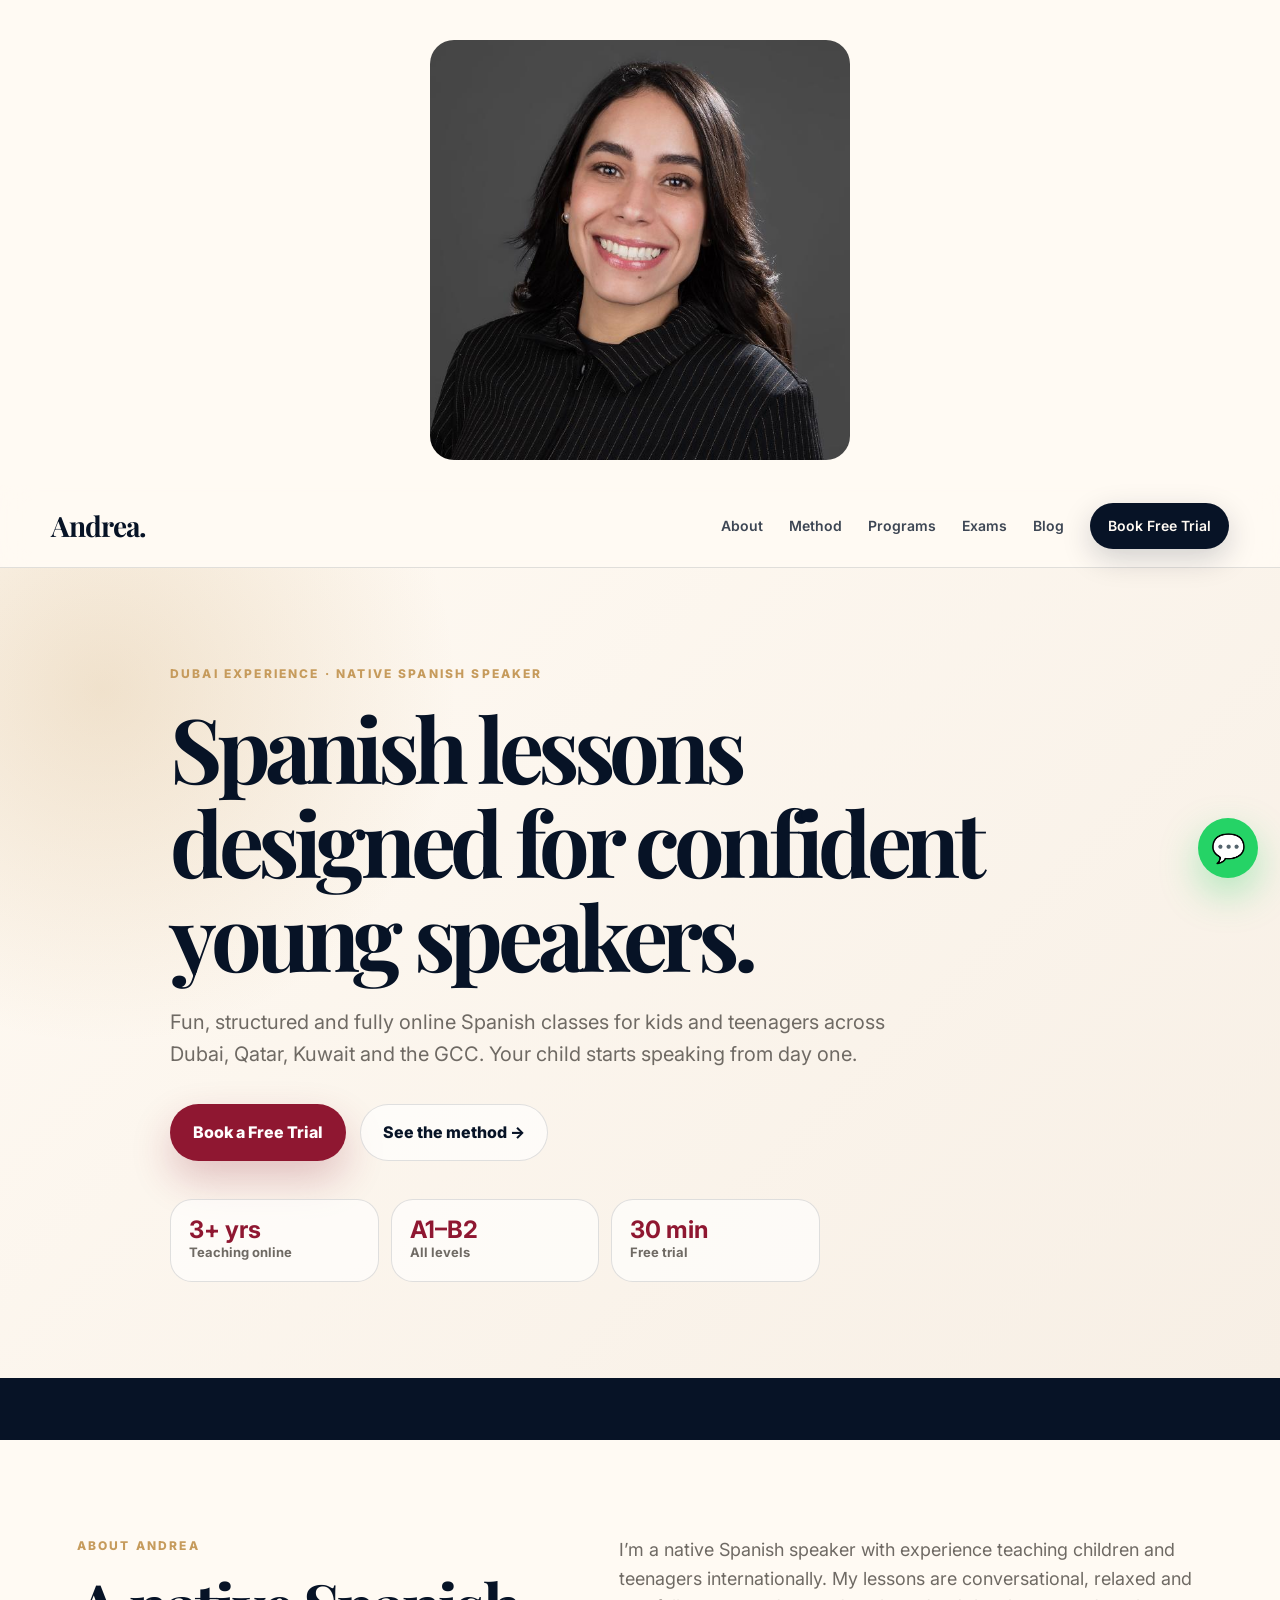
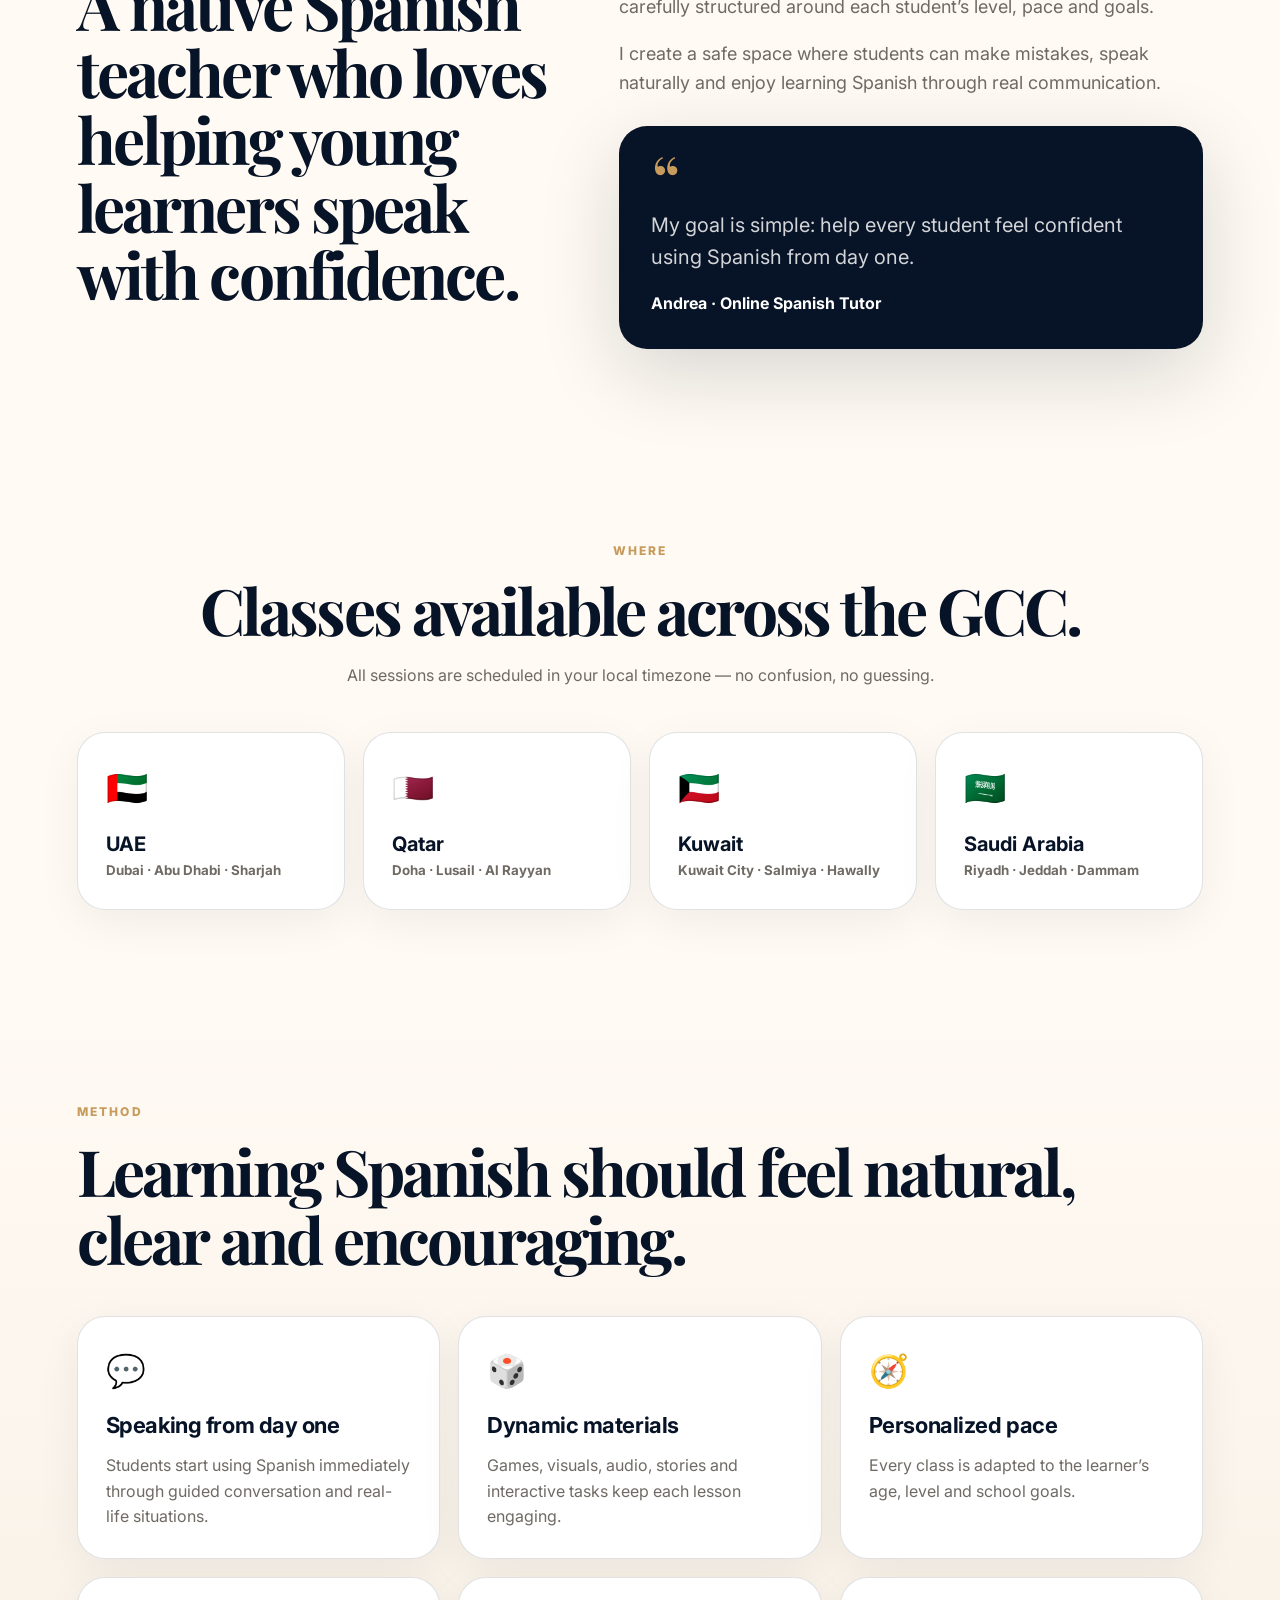
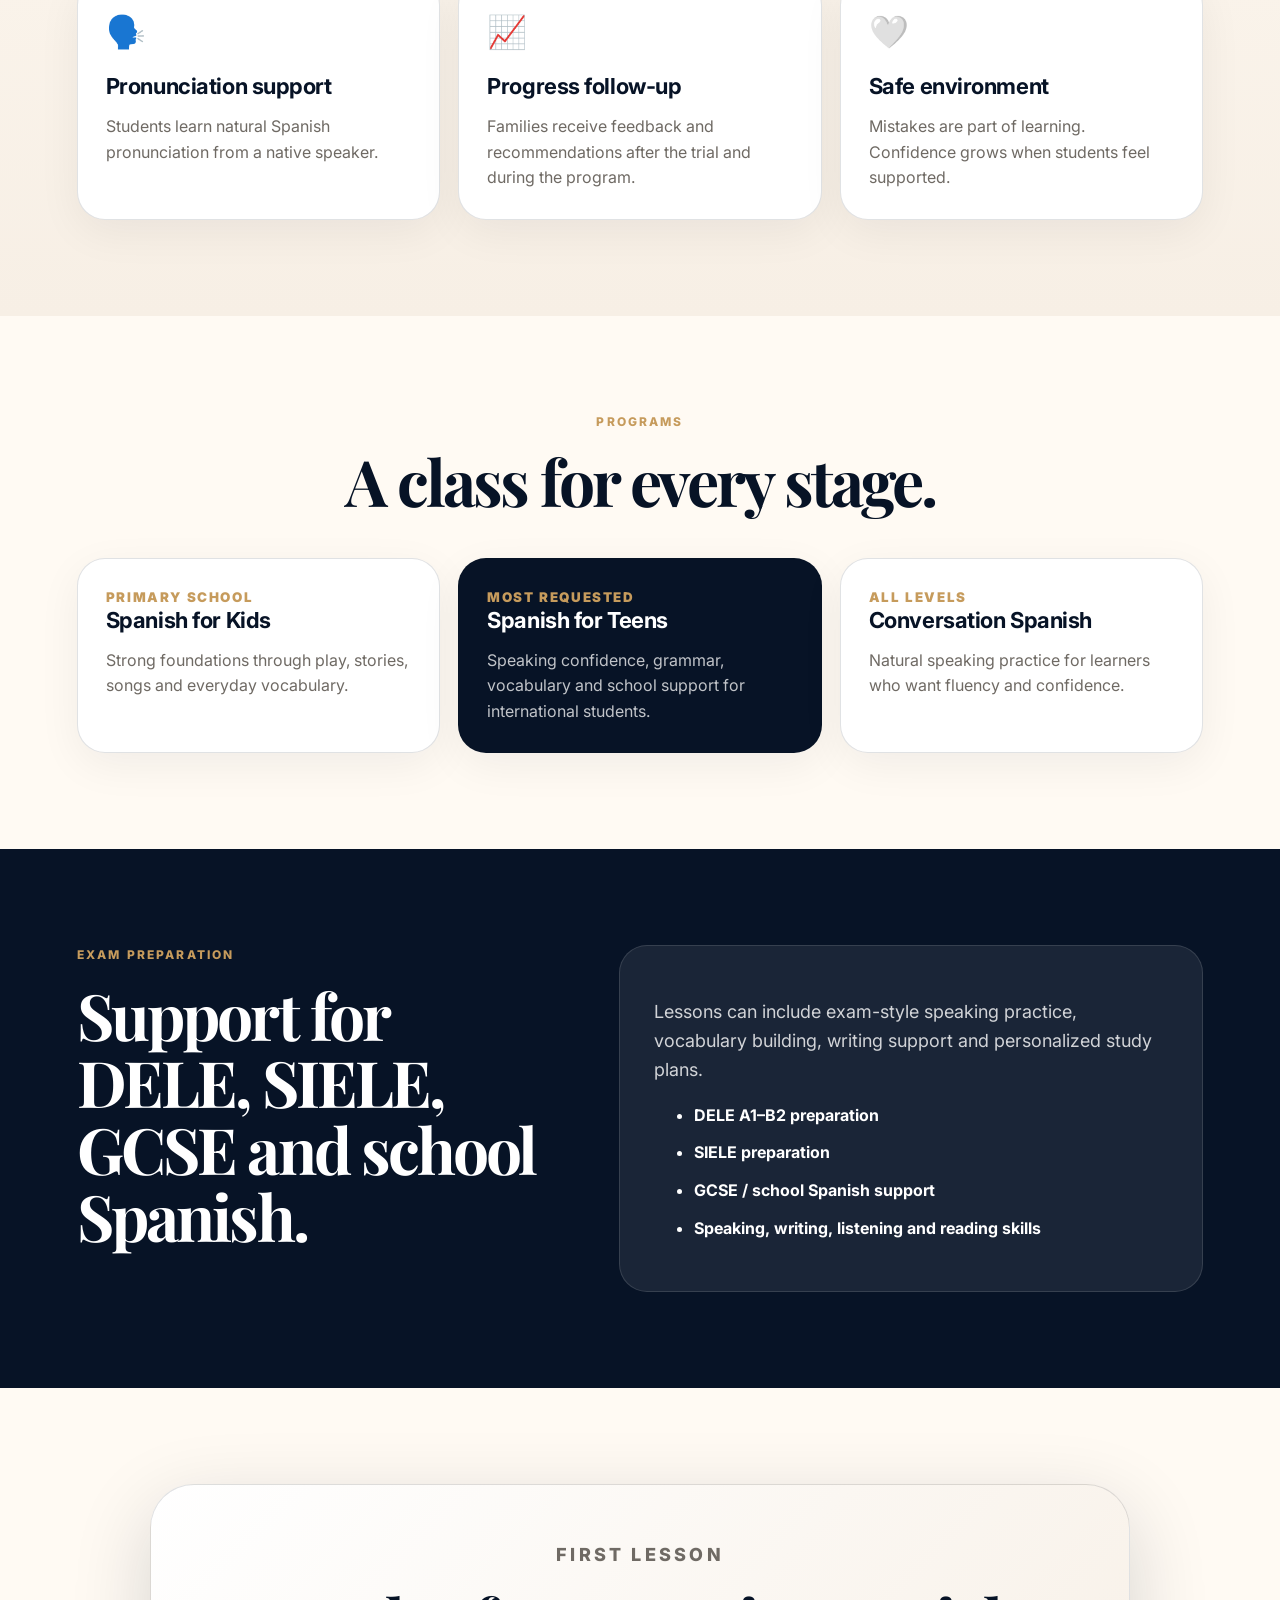
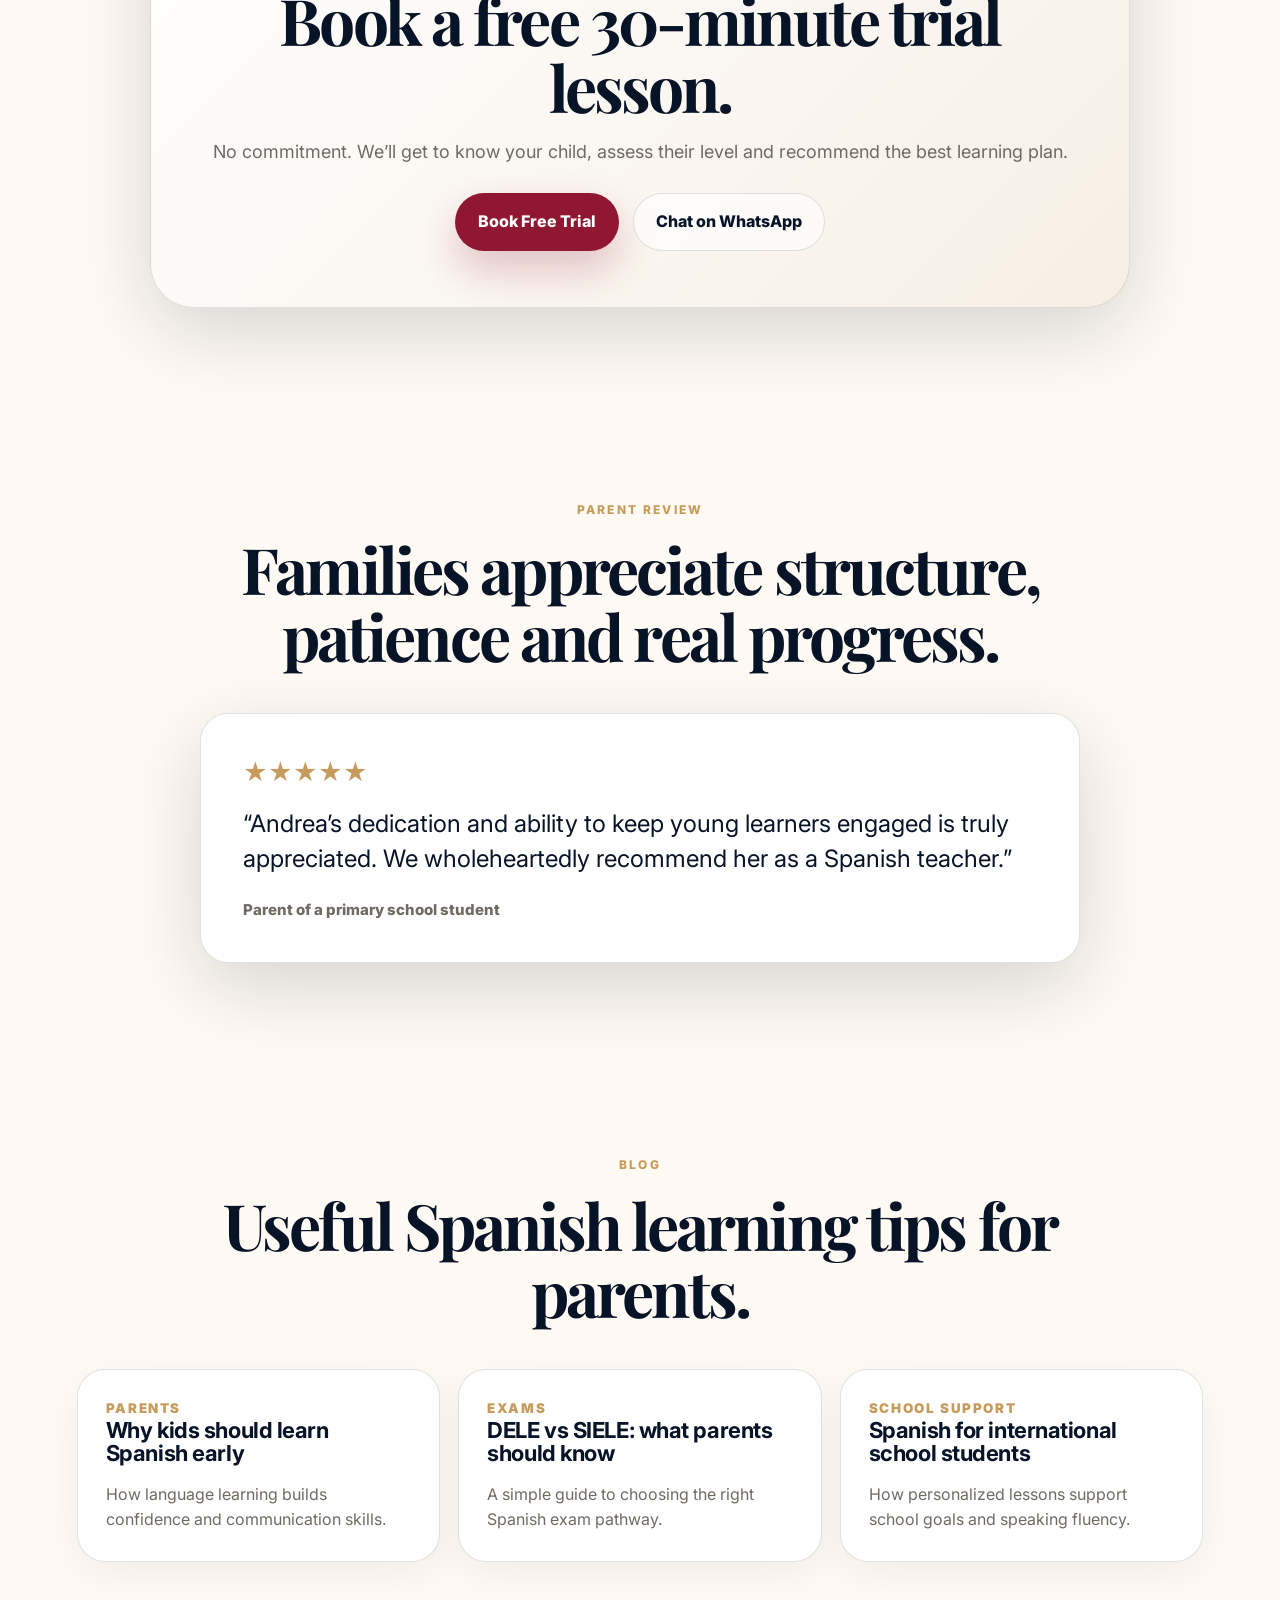
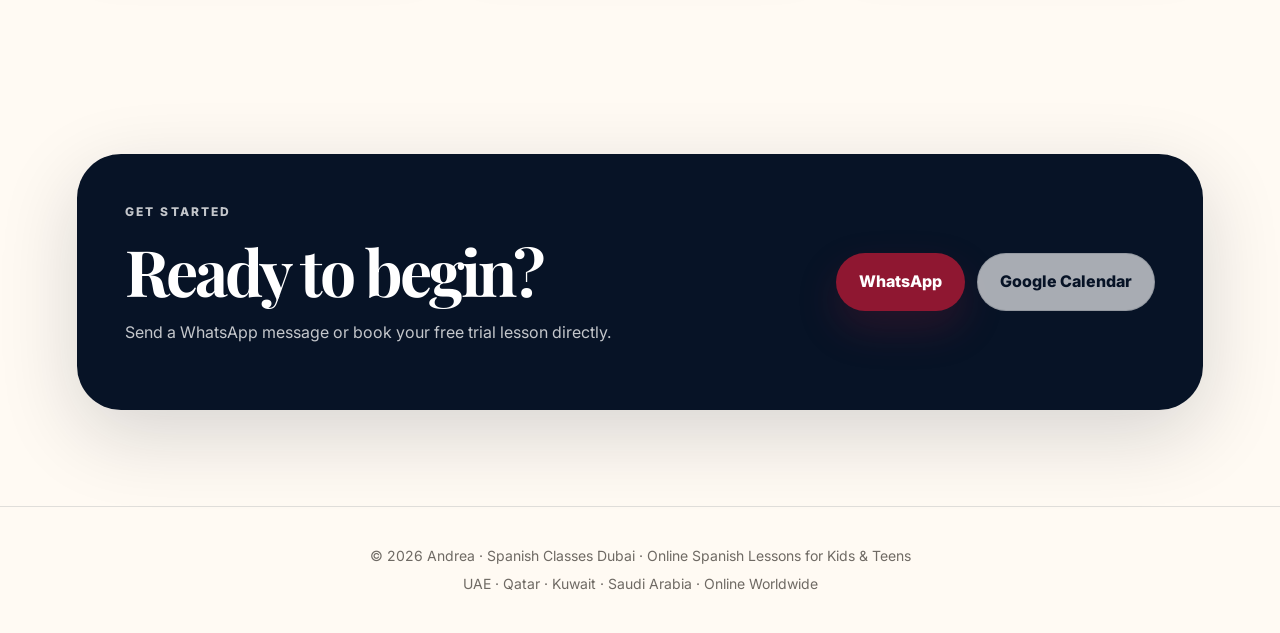
<file: index.html>
<div class="hero-photo">
    <img src="andrea.png" alt="Andrea - Spanish Teacher">
</div>
<!DOCTYPE html>
<html lang="en">
<head>
    <!-- Google tag (gtag.js) -->
<script async src="https://www.googletagmanager.com/gtag/js?id=AW-18488445033"></script>
<script>
  window.dataLayer = window.dataLayer || [];
  function gtag(){dataLayer.push(arguments);}
  gtag('js', new Date());

  gtag('config', 'AW-18488445033');
</script>
    <!-- Event snippet for Reservar cita conversion page
In your html page, add the snippet and call gtag_report_conversion when someone clicks on the chosen link or button. -->
<script>
function gtag_report_conversion(url) {
  var callback = function () {
    if (typeof(url) != 'undefined') {
      window.location = url;
    }
  };
  gtag('event', 'conversion', {
      'send_to': 'AW-18488445033/FP73COOEuo0dEOmQ_e9E',
      'value': 1.0,
      'currency': 'CLP',
      'event_callback': callback
  });
  return false;
}
</script>
  <meta charset="UTF-8" />
  <meta name="viewport" content="width=device-width, initial-scale=1.0" />
  <title>Spanish Classes Dubai | Online Spanish Lessons for Kids & Teens</title>
  <meta name="description" content="Personalized online Spanish lessons for kids and teens with Andrea, a native Spanish teacher. Free trial lesson, DELE and SIELE preparation, and flexible scheduling for families in the GCC." />
  <meta name="theme-color" content="#071326" />
  <link rel="preconnect" href="https://fonts.googleapis.com">
  <link rel="preconnect" href="https://fonts.gstatic.com" crossorigin>
  <link href="https://fonts.googleapis.com/css2?family=Inter:wght@400;500;600;700;800&family=Playfair+Display:wght@600;700&display=swap" rel="stylesheet">
  <link rel="stylesheet" href="styles.css" />
</head>
<body>
  <header class="site-header">
    <a class="logo" href="#top" aria-label="Spanish Classes Dubai home">
      <span>Andrea.</span>
    </a>
    <nav class="nav" aria-label="Main navigation">
      <a href="#about">About</a>
      <a href="#method">Method</a>
      <a href="#programs">Programs</a>
      <a href="#exams">Exams</a>
      <a href="#blog">Blog</a>
      <a class="nav-cta" href="https://wa.me/971581565619" target="_blank" rel="noopener">Book Free Trial</a>
    </nav>
    <button class="menu-btn" aria-label="Open menu">☰</button>
  </header>

  <main id="top">
    <section class="hero section-pad">
      <div class="hero-copy reveal">
        <p class="eyebrow">Dubai Experience · Native Spanish Speaker</p>
        <h1>Spanish lessons designed for confident young speakers.</h1>
        <p class="hero-text">Fun, structured and fully online Spanish classes for kids and teenagers across Dubai, Qatar, Kuwait and the GCC. Your child starts speaking from day one.</p>
        <div class="hero-actions">
          <a class="btn primary" href="https://calendar.app.google/3cwLbx3p3MCGocRLA" target="_blank" rel="noopener">Book a Free Trial</a>
          <a class="btn secondary" href="#method">See the method →</a>
        </div>
        <div class="stats" aria-label="Teaching highlights">
          <div><strong>3+ yrs</strong><span>Teaching online</span></div>
          <div><strong>A1–B2</strong><span>All levels</span></div>
          <div><strong>30 min</strong><span>Free trial</span></div>
        </div>
      </div>

    </section>

    <section class="ticker" aria-label="Features">
      <div>
        <span>Online Classes</span><span>Native Spanish Teacher</span><span>Kids & Teens Specialist</span><span>Free Trial Lesson</span><span>DELE & SIELE Prep</span><span>Google Meet · Zoom · Teams</span>
      </div>
    </section>

    <section id="about" class="about section-pad grid-two">
      <div class="section-title reveal">
        <p class="eyebrow">About Andrea</p>
        <h2>A native Spanish teacher who loves helping young learners speak with confidence.</h2>
      </div>
      <div class="about-text reveal delay-1">
        <p>I’m a native Spanish speaker with experience teaching children and teenagers internationally. My lessons are conversational, relaxed and carefully structured around each student’s level, pace and goals.</p>
        <p>I create a safe space where students can make mistakes, speak naturally and enjoy learning Spanish through real communication.</p>
        <div class="signature-card">
          <span>“</span>
          <p>My goal is simple: help every student feel confident using Spanish from day one.</p>
          <strong>Andrea · Online Spanish Tutor</strong>
        </div>
      </div>
    </section>

    <section class="regions section-pad">
      <div class="section-title centered reveal">
        <p class="eyebrow">Where</p>
        <h2>Classes available across the GCC.</h2>
        <p>All sessions are scheduled in your local timezone — no confusion, no guessing.</p>
      </div>
      <div class="region-grid reveal delay-1">
        <article><span>🇦🇪</span><strong>UAE</strong><small>Dubai · Abu Dhabi · Sharjah</small></article>
        <article><span>🇶🇦</span><strong>Qatar</strong><small>Doha · Lusail · Al Rayyan</small></article>
        <article><span>🇰🇼</span><strong>Kuwait</strong><small>Kuwait City · Salmiya · Hawally</small></article>
        <article><span>🇸🇦</span><strong>Saudi Arabia</strong><small>Riyadh · Jeddah · Dammam</small></article>
      </div>
    </section>

    <section id="method" class="method section-pad">
      <div class="section-title reveal">
        <p class="eyebrow">Method</p>
        <h2>Learning Spanish should feel natural, clear and encouraging.</h2>
      </div>
      <div class="method-grid">
        <article class="reveal"><span>💬</span><h3>Speaking from day one</h3><p>Students start using Spanish immediately through guided conversation and real-life situations.</p></article>
        <article class="reveal delay-1"><span>🎲</span><h3>Dynamic materials</h3><p>Games, visuals, audio, stories and interactive tasks keep each lesson engaging.</p></article>
        <article class="reveal delay-2"><span>🧭</span><h3>Personalized pace</h3><p>Every class is adapted to the learner’s age, level and school goals.</p></article>
        <article class="reveal"><span>🗣️</span><h3>Pronunciation support</h3><p>Students learn natural Spanish pronunciation from a native speaker.</p></article>
        <article class="reveal delay-1"><span>📈</span><h3>Progress follow-up</h3><p>Families receive feedback and recommendations after the trial and during the program.</p></article>
        <article class="reveal delay-2"><span>🤍</span><h3>Safe environment</h3><p>Mistakes are part of learning. Confidence grows when students feel supported.</p></article>
      </div>
    </section>

    <section id="programs" class="programs section-pad">
      <div class="section-title centered reveal">
        <p class="eyebrow">Programs</p>
        <h2>A class for every stage.</h2>
      </div>
      <div class="program-grid">
        <article class="program-card reveal"><small>Primary School</small><h3>Spanish for Kids</h3><p>Strong foundations through play, stories, songs and everyday vocabulary.</p></article>
        <article class="program-card reveal delay-1 featured"><small>Most requested</small><h3>Spanish for Teens</h3><p>Speaking confidence, grammar, vocabulary and school support for international students.</p></article>
        <article class="program-card reveal delay-2"><small>All levels</small><h3>Conversation Spanish</h3><p>Natural speaking practice for learners who want fluency and confidence.</p></article>
      </div>
    </section>

    <section id="exams" class="exams section-pad grid-two">
      <div class="section-title reveal">
        <p class="eyebrow">Exam preparation</p>
        <h2>Support for DELE, SIELE, GCSE and school Spanish.</h2>
      </div>
      <div class="exam-box reveal delay-1">
        <p>Lessons can include exam-style speaking practice, vocabulary building, writing support and personalized study plans.</p>
        <ul>
          <li>DELE A1–B2 preparation</li>
          <li>SIELE preparation</li>
          <li>GCSE / school Spanish support</li>
          <li>Speaking, writing, listening and reading skills</li>
        </ul>
      </div>
    </section>

    <section class="trial section-pad">
      <div class="trial-card reveal">
        <p class="eyebrow">First lesson</p>
        <h2>Book a free 30-minute trial lesson.</h2>
        <p>No commitment. We’ll get to know your child, assess their level and recommend the best learning plan.</p>
        <div class="hero-actions centered-actions">
<a class="btn primary" href="https://calendar.app.google/3cwLbx3p3MCGocRLA" target="_blank" rel="noopener" onclick="gtag_report_conversion(this.href); return false;">Book Free Trial</a>
            <a class="btn secondary" href="https://wa.me/971581565619" target="_blank" rel="noopener">Chat on WhatsApp</a>
        </div>
      </div>
    </section>

    <section class="reviews section-pad">
      <div class="section-title centered reveal">
        <p class="eyebrow">Parent review</p>
        <h2>Families appreciate structure, patience and real progress.</h2>
      </div>
      <blockquote class="review-card reveal delay-1">
        <span>★★★★★</span>
        “Andrea’s dedication and ability to keep young learners engaged is truly appreciated. We wholeheartedly recommend her as a Spanish teacher.”
        <cite>Parent of a primary school student</cite>
      </blockquote>
    </section>

    <section id="blog" class="blog section-pad">
      <div class="section-title centered reveal">
        <p class="eyebrow">Blog</p>
        <h2>Useful Spanish learning tips for parents.</h2>
      </div>
      <div class="blog-grid">
        <a class="blog-card reveal" href="blog/why-kids-learn-spanish.html"><small>Parents</small><h3>Why kids should learn Spanish early</h3><p>How language learning builds confidence and communication skills.</p></a>
        <a class="blog-card reveal delay-1" href="blog/dele-vs-siele.html"><small>Exams</small><h3>DELE vs SIELE: what parents should know</h3><p>A simple guide to choosing the right Spanish exam pathway.</p></a>
        <a class="blog-card reveal delay-2" href="blog/spanish-for-international-students.html"><small>School support</small><h3>Spanish for international school students</h3><p>How personalized lessons support school goals and speaking fluency.</p></a>
      </div>
    </section>

    <section id="contact" class="contact section-pad">
      <div class="contact-card reveal">
        <div>
          <p class="eyebrow">Get started</p>
          <h2>Ready to begin?</h2>
          <p>Send a WhatsApp message or book your free trial lesson directly.</p>
        </div>
        <div class="contact-actions">
          <a class="btn primary" href="https://wa.me/971581565619" target="_blank" rel="noopener">WhatsApp</a>
          <a class="btn secondary" href="https://calendar.app.google/3cwLbx3p3MCGocRLA" target="_blank" rel="noopener">Google Calendar</a>
        </div>
      </div>
    </section>
  </main>

  <a class="whatsapp-float" href="https://wa.me/971581565619" target="_blank" rel="noopener" aria-label="Chat on WhatsApp">💬</a>

  <footer class="footer">
    <p>© 2026 Andrea · Spanish Classes Dubai · Online Spanish Lessons for Kids & Teens</p>
    <p>UAE · Qatar · Kuwait · Saudi Arabia · Online Worldwide</p>
  </footer>

  <script src="script.js"></script>
</body>
</html>
</file>
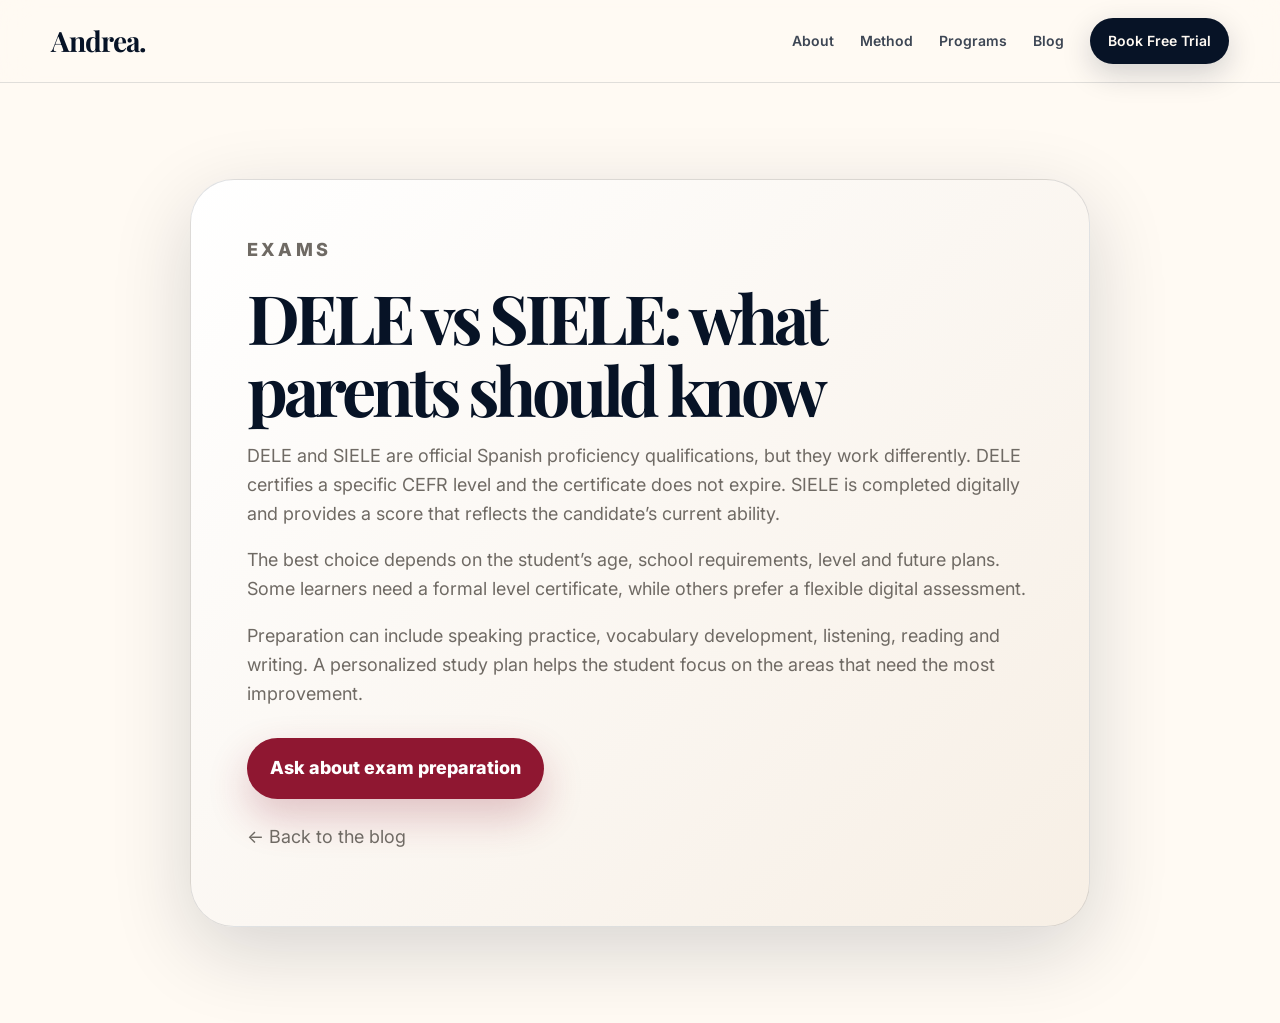
<file: dele-vs-siele.html>
<!DOCTYPE html>
<html lang="en">
<head>
  <meta charset="UTF-8">
  <meta name="viewport" content="width=device-width, initial-scale=1.0">
  <title>DELE vs SIELE: what parents should know | Spanish Classes Dubai</title>
  <meta name="description" content="DELE and SIELE are official Spanish proficiency qualifications, but they work differently. DELE certifies a specific CEFR level and the certificate does not expire. SIELE is completed digitally and provides a score that reflects the candidate’s current ability.">
  <link rel="preconnect" href="https://fonts.googleapis.com">
  <link rel="preconnect" href="https://fonts.gstatic.com" crossorigin>
  <link href="https://fonts.googleapis.com/css2?family=Inter:wght@400;500;600;700;800&family=Playfair+Display:wght@600;700&display=swap" rel="stylesheet">
  <link rel="stylesheet" href="../styles.css">
</head>
<body>
<header class="site-header">
  <a class="logo" href="../index.html"><span>Andrea.</span></a>
  <nav class="nav">
    <a href="../index.html#about">About</a>
    <a href="../index.html#method">Method</a>
    <a href="../index.html#programs">Programs</a>
    <a href="../index.html#blog">Blog</a>
    <a href="../index.html#contact" class="nav-cta">Book Free Trial</a>
  </nav>
</header>
<main class="section-pad">
  <article class="trial-card" style="text-align:left;max-width:900px">
    <p class="eyebrow">Exams</p>
    <h1 style="font-size:clamp(42px,6vw,68px)">DELE vs SIELE: what parents should know</h1>
    <p>DELE and SIELE are official Spanish proficiency qualifications, but they work differently. DELE certifies a specific CEFR level and the certificate does not expire. SIELE is completed digitally and provides a score that reflects the candidate’s current ability.</p>
    <p>The best choice depends on the student’s age, school requirements, level and future plans. Some learners need a formal level certificate, while others prefer a flexible digital assessment.</p>
    <p>Preparation can include speaking practice, vocabulary development, listening, reading and writing. A personalized study plan helps the student focus on the areas that need the most improvement.</p>
    <p style="margin-top:30px"><a class="btn primary" href="https://wa.me/971581565619" target="_blank" rel="noopener">Ask about exam preparation</a></p>
    <p style="margin-top:24px"><a href="../index.html#blog">← Back to the blog</a></p>
  </article>
</main>
</body>
</html>
</file>
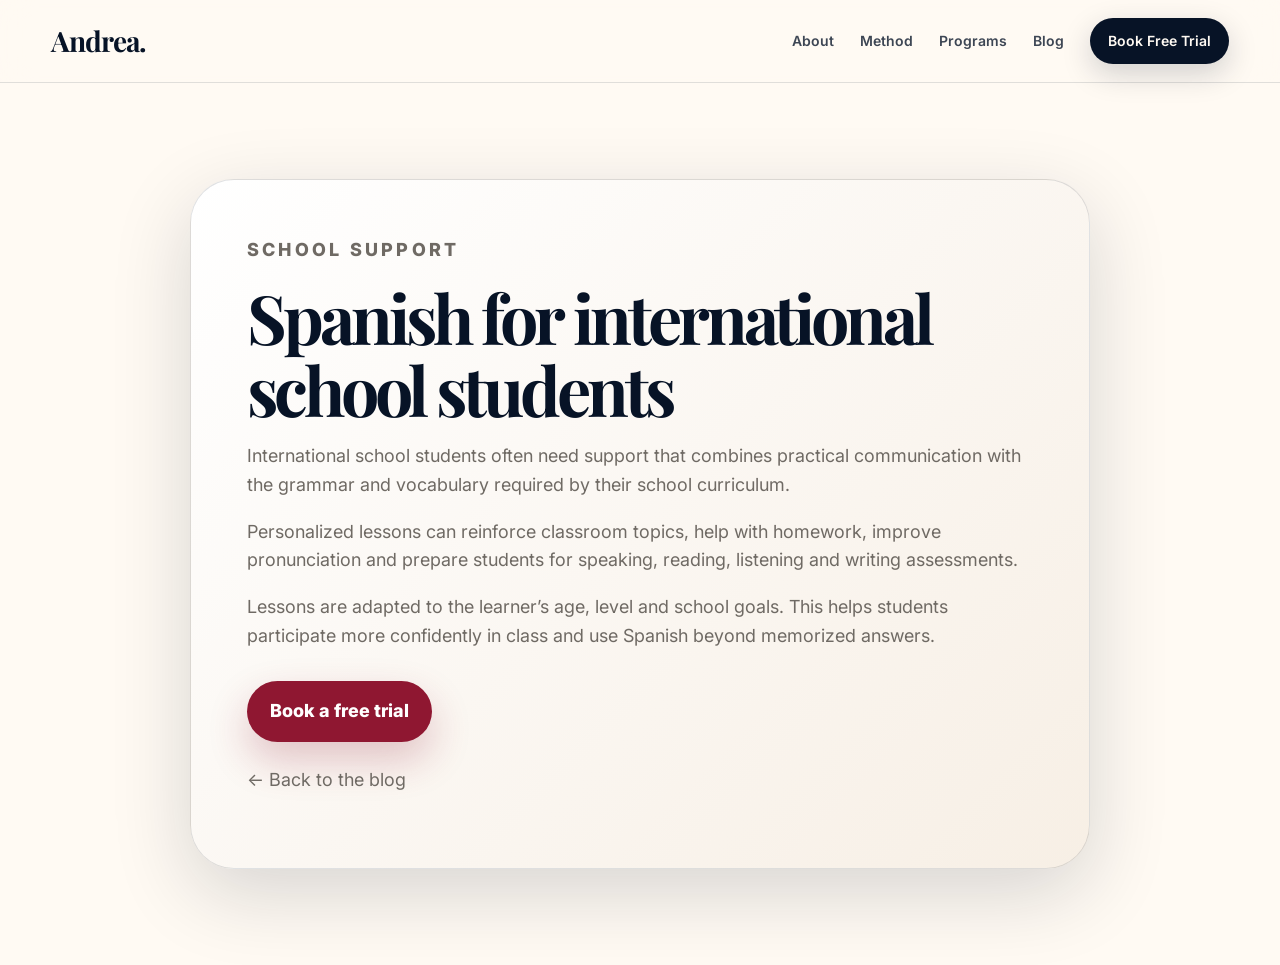
<file: spanish-for-international-students.html>
<!DOCTYPE html>
<html lang="en">
<head>
  <meta charset="UTF-8">
  <meta name="viewport" content="width=device-width, initial-scale=1.0">
  <title>Spanish for international school students | Spanish Classes Dubai</title>
  <meta name="description" content="International school students often need support that combines practical communication with the grammar and vocabulary required by their school curriculum.">
  <link rel="preconnect" href="https://fonts.googleapis.com">
  <link rel="preconnect" href="https://fonts.gstatic.com" crossorigin>
  <link href="https://fonts.googleapis.com/css2?family=Inter:wght@400;500;600;700;800&family=Playfair+Display:wght@600;700&display=swap" rel="stylesheet">
  <link rel="stylesheet" href="../styles.css">
</head>
<body>
<header class="site-header">
  <a class="logo" href="../index.html"><span>Andrea.</span></a>
  <nav class="nav">
    <a href="../index.html#about">About</a>
    <a href="../index.html#method">Method</a>
    <a href="../index.html#programs">Programs</a>
    <a href="../index.html#blog">Blog</a>
    <a href="../index.html#contact" class="nav-cta">Book Free Trial</a>
  </nav>
</header>
<main class="section-pad">
  <article class="trial-card" style="text-align:left;max-width:900px">
    <p class="eyebrow">School support</p>
    <h1 style="font-size:clamp(42px,6vw,68px)">Spanish for international school students</h1>
    <p>International school students often need support that combines practical communication with the grammar and vocabulary required by their school curriculum.</p>
    <p>Personalized lessons can reinforce classroom topics, help with homework, improve pronunciation and prepare students for speaking, reading, listening and writing assessments.</p>
    <p>Lessons are adapted to the learner’s age, level and school goals. This helps students participate more confidently in class and use Spanish beyond memorized answers.</p>
    <p style="margin-top:30px"><a class="btn primary" href="https://calendar.app.google/3cwLbx3p3MCGocRLA" target="_blank" rel="noopener">Book a free trial</a></p>
    <p style="margin-top:24px"><a href="../index.html#blog">← Back to the blog</a></p>
  </article>
</main>
</body>
</html>
</file>
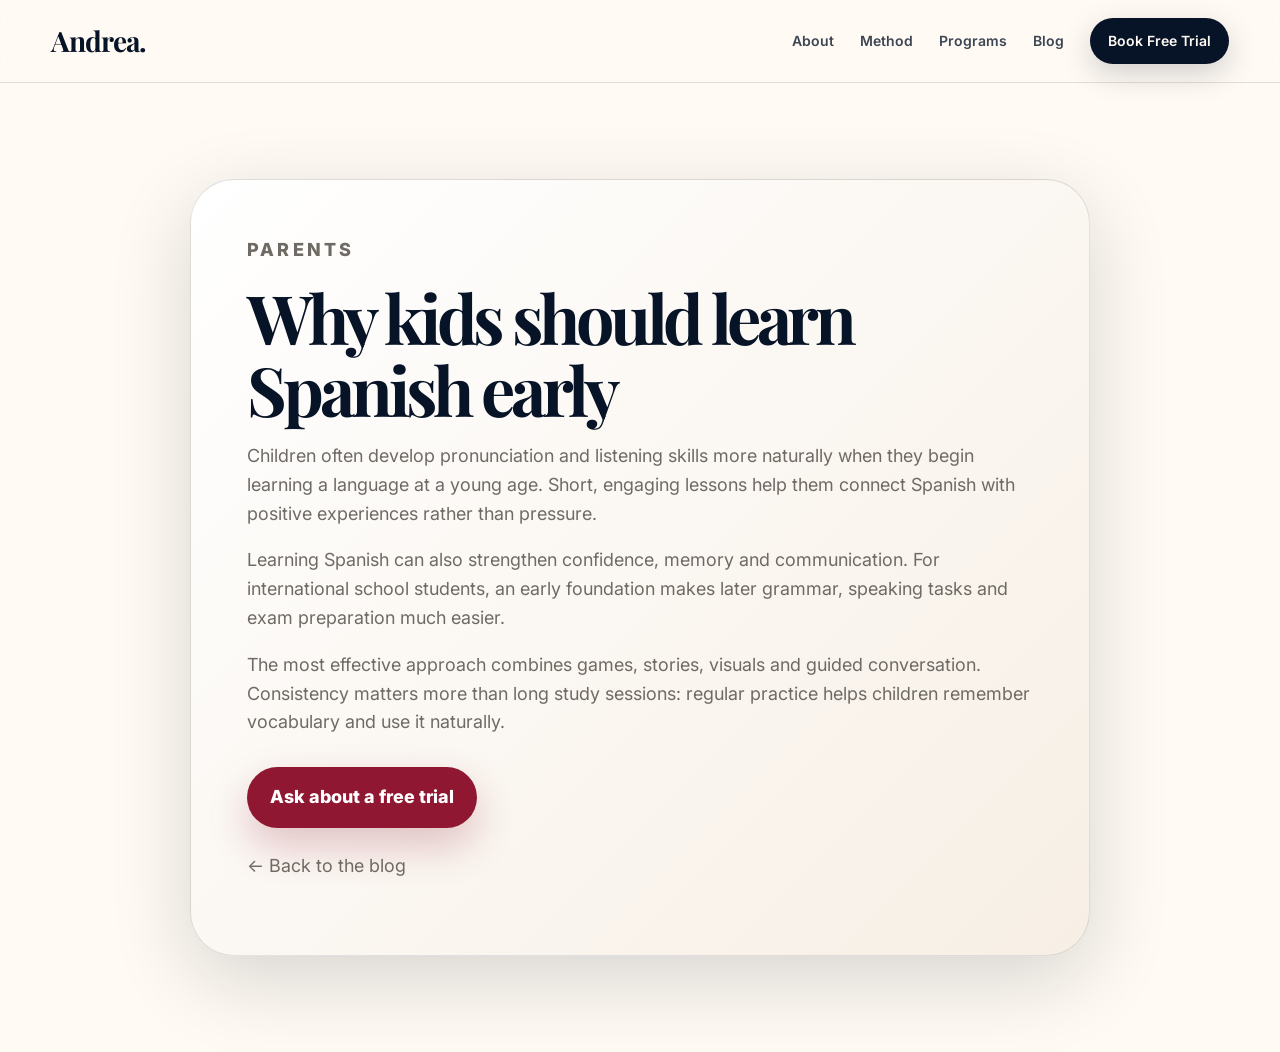
<file: why-kids-learn-spanish.html>
<!DOCTYPE html>
<html lang="en">
<head>
  <meta charset="UTF-8">
  <meta name="viewport" content="width=device-width, initial-scale=1.0">
  <title>Why kids should learn Spanish early | Spanish Classes Dubai</title>
  <meta name="description" content="Children often develop pronunciation and listening skills more naturally when they begin learning a language at a young age. Short, engaging lessons help them connect Spanish with positive experiences rather than pressure.">
  <link rel="preconnect" href="https://fonts.googleapis.com">
  <link rel="preconnect" href="https://fonts.gstatic.com" crossorigin>
  <link href="https://fonts.googleapis.com/css2?family=Inter:wght@400;500;600;700;800&family=Playfair+Display:wght@600;700&display=swap" rel="stylesheet">
  <link rel="stylesheet" href="../styles.css">
</head>
<body>
<header class="site-header">
  <a class="logo" href="../index.html"><span>Andrea.</span></a>
  <nav class="nav">
    <a href="../index.html#about">About</a>
    <a href="../index.html#method">Method</a>
    <a href="../index.html#programs">Programs</a>
    <a href="../index.html#blog">Blog</a>
    <a href="../index.html#contact" class="nav-cta">Book Free Trial</a>
  </nav>
</header>
<main class="section-pad">
  <article class="trial-card" style="text-align:left;max-width:900px">
    <p class="eyebrow">Parents</p>
    <h1 style="font-size:clamp(42px,6vw,68px)">Why kids should learn Spanish early</h1>
    <p>Children often develop pronunciation and listening skills more naturally when they begin learning a language at a young age. Short, engaging lessons help them connect Spanish with positive experiences rather than pressure.</p>
    <p>Learning Spanish can also strengthen confidence, memory and communication. For international school students, an early foundation makes later grammar, speaking tasks and exam preparation much easier.</p>
    <p>The most effective approach combines games, stories, visuals and guided conversation. Consistency matters more than long study sessions: regular practice helps children remember vocabulary and use it naturally.</p>
    <p style="margin-top:30px"><a class="btn primary" href="https://wa.me/971581565619" target="_blank" rel="noopener">Ask about a free trial</a></p>
    <p style="margin-top:24px"><a href="../index.html#blog">← Back to the blog</a></p>
  </article>
</main>
</body>
</html>
</file>
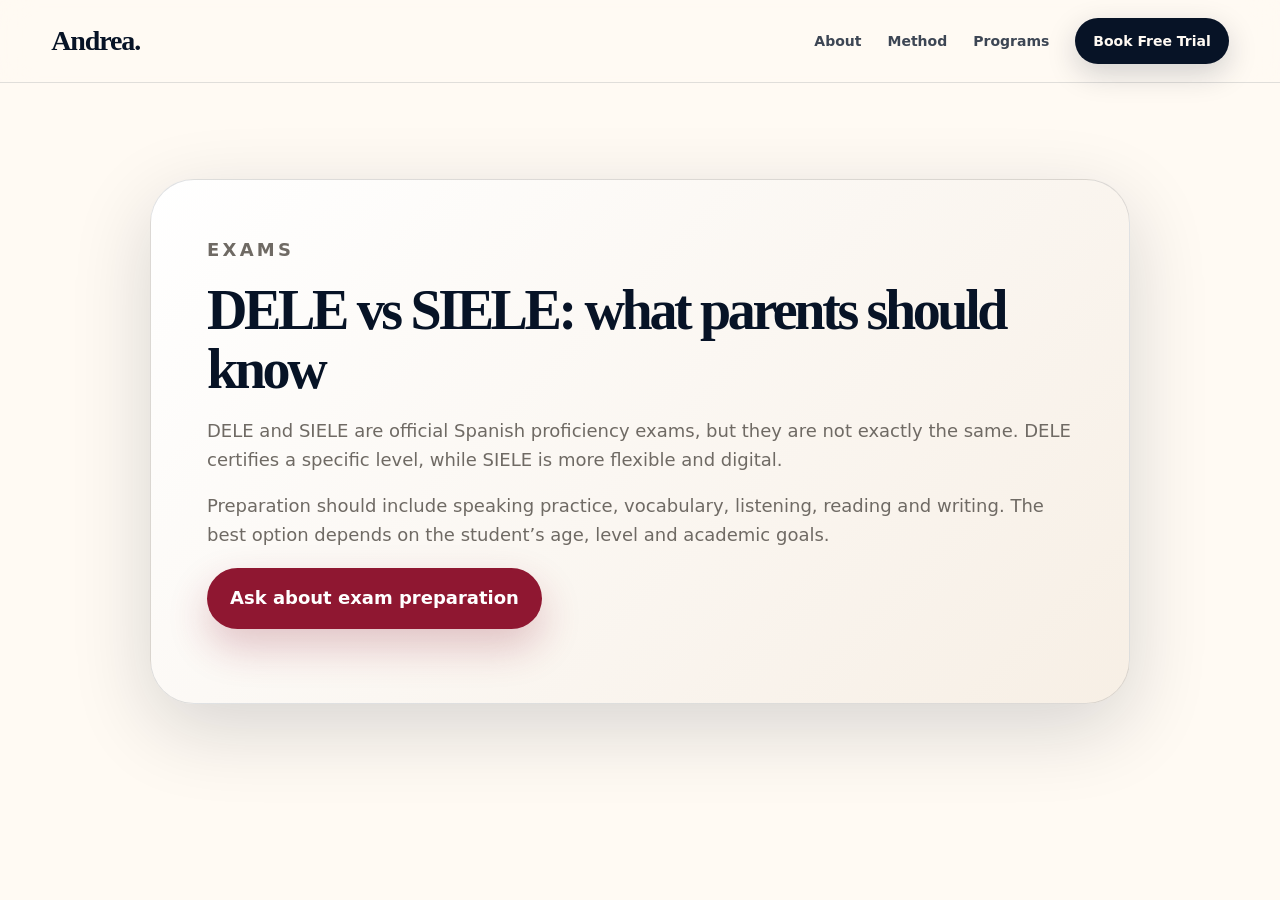
<file: blog/dele-vs-siele.html>
<!DOCTYPE html><html lang="en"><head><meta charset="UTF-8"><meta name="viewport" content="width=device-width, initial-scale=1.0"><title>DELE vs SIELE | Spanish Classes Dubai</title><link rel="stylesheet" href="../styles.css"></head><body><header class="site-header"><a class="logo" href="../index.html"><span>Andrea.</span></a><nav class="nav"><a href="../index.html#about">About</a><a href="../index.html#method">Method</a><a href="../index.html#programs">Programs</a><a href="../index.html#contact" class="nav-cta">Book Free Trial</a></nav></header><main class="section-pad"><article class="trial-card" style="text-align:left"><p class="eyebrow">Exams</p><h1 style="font-size:56px">DELE vs SIELE: what parents should know</h1><p>DELE and SIELE are official Spanish proficiency exams, but they are not exactly the same. DELE certifies a specific level, while SIELE is more flexible and digital.</p><p>Preparation should include speaking practice, vocabulary, listening, reading and writing. The best option depends on the student’s age, level and academic goals.</p><p><a class="btn primary" href="https://wa.me/971581565619">Ask about exam preparation</a></p></article></main></body></html>
</file>
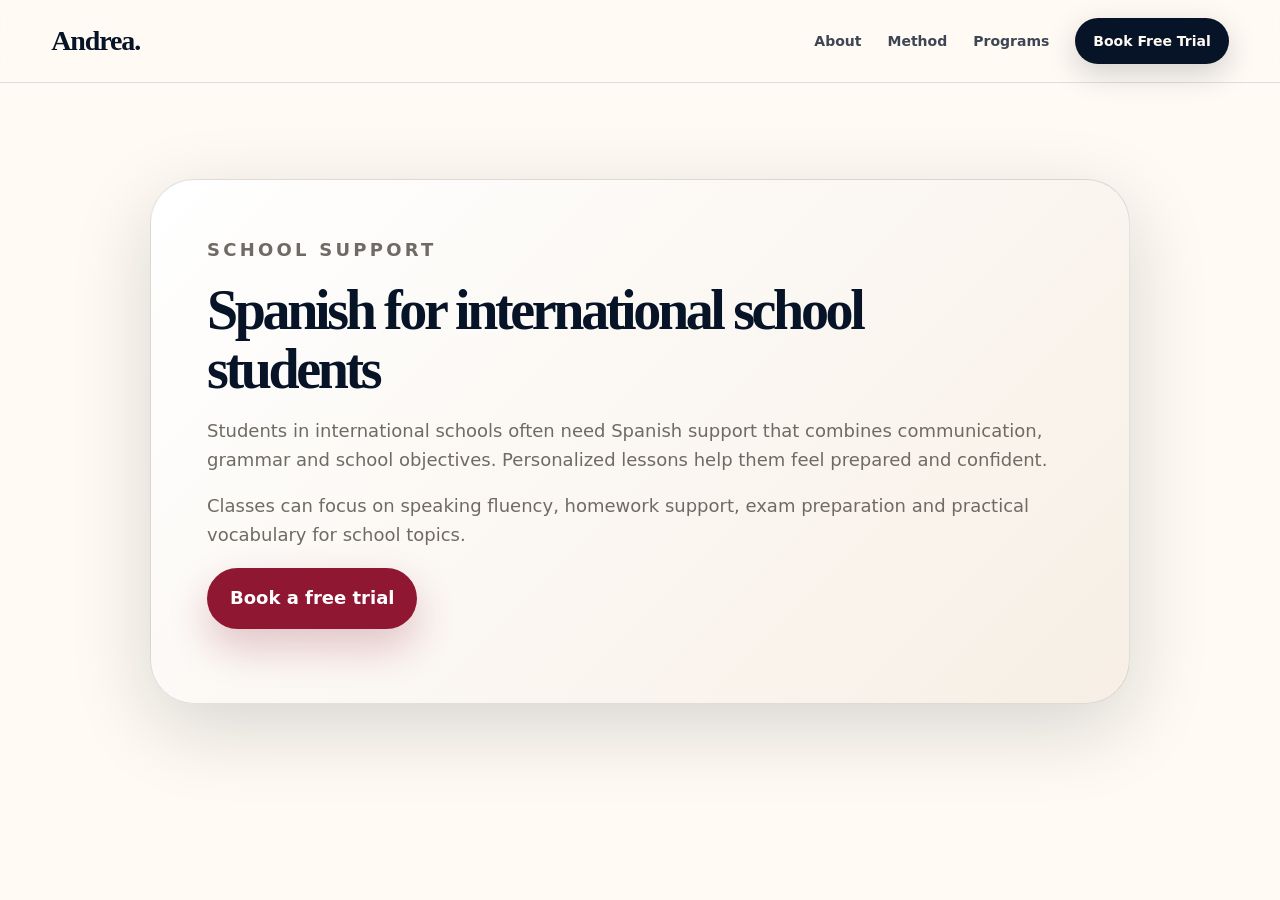
<file: blog/spanish-for-international-students.html>
<!DOCTYPE html><html lang="en"><head><meta charset="UTF-8"><meta name="viewport" content="width=device-width, initial-scale=1.0"><title>Spanish for International School Students | Spanish Classes Dubai</title><link rel="stylesheet" href="../styles.css"></head><body><header class="site-header"><a class="logo" href="../index.html"><span>Andrea.</span></a><nav class="nav"><a href="../index.html#about">About</a><a href="../index.html#method">Method</a><a href="../index.html#programs">Programs</a><a href="../index.html#contact" class="nav-cta">Book Free Trial</a></nav></header><main class="section-pad"><article class="trial-card" style="text-align:left"><p class="eyebrow">School support</p><h1 style="font-size:56px">Spanish for international school students</h1><p>Students in international schools often need Spanish support that combines communication, grammar and school objectives. Personalized lessons help them feel prepared and confident.</p><p>Classes can focus on speaking fluency, homework support, exam preparation and practical vocabulary for school topics.</p><p><a class="btn primary" href="https://calendar.app.google/3cwLbx3p3MCGocRLA">Book a free trial</a></p></article></main></body></html>
</file>
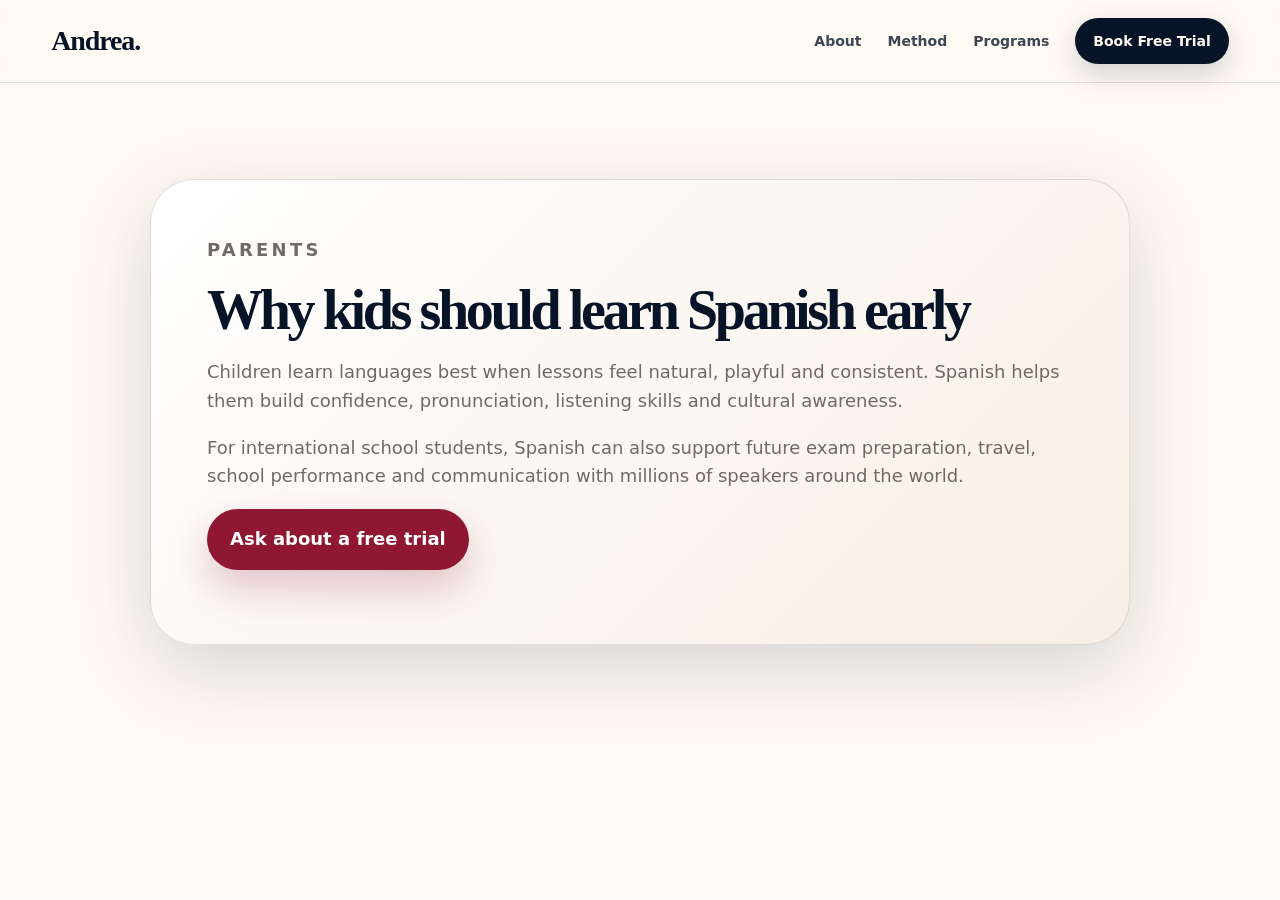
<file: blog/why-kids-learn-spanish.html>
<!DOCTYPE html><html lang="en"><head><meta charset="UTF-8"><meta name="viewport" content="width=device-width, initial-scale=1.0"><title>Why Kids Should Learn Spanish Early | Spanish Classes Dubai</title><link rel="stylesheet" href="../styles.css"></head><body><header class="site-header"><a class="logo" href="../index.html"><span>Andrea.</span></a><nav class="nav"><a href="../index.html#about">About</a><a href="../index.html#method">Method</a><a href="../index.html#programs">Programs</a><a href="../index.html#contact" class="nav-cta">Book Free Trial</a></nav></header><main class="section-pad"><article class="trial-card" style="text-align:left"><p class="eyebrow">Parents</p><h1 style="font-size:56px">Why kids should learn Spanish early</h1><p>Children learn languages best when lessons feel natural, playful and consistent. Spanish helps them build confidence, pronunciation, listening skills and cultural awareness.</p><p>For international school students, Spanish can also support future exam preparation, travel, school performance and communication with millions of speakers around the world.</p><p><a class="btn primary" href="https://wa.me/971581565619">Ask about a free trial</a></p></article></main></body></html>
</file>
<file: styles.css>
:root{
  --navy:#071326;
  --navy-soft:#0d1c34;
  --cream:#f7efe5;
  --cream-2:#fffaf3;
  --wine:#8f1731;
  --gold:#c69b5c;
  --muted:#6f6a64;
  --line:rgba(7,19,38,.12);
  --white:#ffffff;
  --shadow:0 24px 80px rgba(7,19,38,.16);
  --radius:28px;
}
*{box-sizing:border-box}
html{scroll-behavior:smooth}
body{margin:0;font-family:Inter,system-ui,-apple-system,Segoe UI,sans-serif;background:var(--cream-2);color:var(--navy);line-height:1.6;overflow-x:hidden}
a{color:inherit;text-decoration:none}
img{max-width:100%;display:block}
.site-header{position:sticky;top:0;z-index:20;display:flex;align-items:center;justify-content:space-between;padding:18px clamp(18px,4vw,56px);background:rgba(255,250,243,.86);backdrop-filter:blur(16px);border-bottom:1px solid var(--line)}
.logo span{font-family:'Playfair Display',serif;font-size:28px;font-weight:700;letter-spacing:-.04em}
.nav{display:flex;align-items:center;gap:26px;font-weight:600;font-size:14px;color:rgba(7,19,38,.78)}
.nav a:hover{color:var(--wine)}
.nav-cta{background:var(--navy);color:var(--cream-2)!important;padding:12px 18px;border-radius:999px;box-shadow:0 10px 30px rgba(7,19,38,.18)}
.menu-btn{display:none;border:0;background:transparent;font-size:28px;color:var(--navy)}
.section-pad{padding:96px clamp(18px,6vw,88px)}
.hero{min-height:auto;display:block;background:radial-gradient(circle at 8% 15%,rgba(198,155,92,.25),transparent 26%),linear-gradient(135deg,var(--cream-2),var(--cream));position:relative}
.eyebrow{text-transform:uppercase;letter-spacing:.18em;font-weight:800;font-size:12px;color:var(--gold);margin:0 0 16px}
h1,h2,h3{line-height:1.05;margin:0;color:var(--navy)}
h1{font-family:'Playfair Display',serif;font-size:clamp(48px,7vw,92px);letter-spacing:-.06em;max-width:820px}
h2{font-family:'Playfair Display',serif;font-size:clamp(36px,5vw,64px);letter-spacing:-.045em}
h3{font-size:22px;letter-spacing:-.02em}
.hero-copy{max-width:940px;margin:0 auto;}
.hero-text{font-size:20px;max-width:760px;color:var(--muted);margin:24px 0 34px}
.hero-actions{display:flex;gap:14px;flex-wrap:wrap;align-items:center}
.btn{display:inline-flex;align-items:center;justify-content:center;padding:15px 22px;border-radius:999px;font-weight:800;border:1px solid transparent;transition:transform .2s ease,box-shadow .2s ease,background .2s ease}
.btn:hover{transform:translateY(-2px)}
.btn.primary{background:var(--wine);color:#fff;box-shadow:0 18px 40px rgba(143,23,49,.24)}
.btn.secondary{background:rgba(255,255,255,.65);border-color:var(--line);color:var(--navy)}
.stats{display:grid;grid-template-columns:repeat(3,minmax(0,1fr));gap:12px;margin-top:38px;max-width:650px}
.stats div{background:rgba(255,255,255,.62);border:1px solid var(--line);border-radius:22px;padding:18px}
.stats strong{display:block;font-size:24px;line-height:1;color:var(--wine)}
.stats span{font-size:13px;color:var(--muted);font-weight:700}
.hero-card{position:relative;min-height:620px;display:grid;place-items:center}
.portrait-wrap{width:min(480px,84vw);aspect-ratio:4/5;border-radius:42px;overflow:hidden;box-shadow:var(--shadow);background:var(--navy);border:10px solid rgba(255,255,255,.54)}
.portrait-wrap img{width:100%;height:100%;object-fit:cover;object-position:center top}
.floating-card{position:absolute;background:#fff;border:1px solid var(--line);border-radius:22px;padding:16px 18px;box-shadow:0 20px 55px rgba(7,19,38,.13);min-width:180px}
.floating-card span{display:block;color:var(--gold);font-weight:900}
.floating-card strong{display:block;font-size:17px}
.floating-card small{color:var(--muted);font-weight:700}
.card-one{left:0;top:22%}.card-two{right:0;bottom:19%}
.ticker{overflow:hidden;background:var(--navy);color:var(--cream);padding:18px 0;white-space:nowrap}
.ticker div{display:inline-flex;gap:34px;animation:marquee 26s linear infinite;padding-left:100%}
.ticker span{font-weight:800;color:var(--cream)}
@keyframes marquee{to{transform:translateX(-100%)}}
.grid-two{display:grid;grid-template-columns:.9fr 1.1fr;gap:64px;align-items:start}
.section-title p:last-child{max-width:700px;margin:20px auto 0;color:var(--muted)}
.centered{text-align:center;max-width:900px;margin:0 auto 44px}
.about-text p{font-size:18px;color:var(--muted);margin-top:0}
.signature-card{margin-top:28px;background:var(--navy);color:#fff;border-radius:var(--radius);padding:32px;box-shadow:var(--shadow)}
.signature-card span{font-family:'Playfair Display',serif;font-size:72px;line-height:.6;color:var(--gold)}
.signature-card p{color:rgba(255,255,255,.82);font-size:20px;margin:8px 0 18px}
.region-grid,.method-grid,.program-grid,.blog-grid{display:grid;gap:18px}
.region-grid{grid-template-columns:repeat(4,1fr)}
.region-grid article,.method-grid article,.program-card,.blog-card{background:#fff;border:1px solid var(--line);border-radius:var(--radius);padding:28px;box-shadow:0 12px 44px rgba(7,19,38,.06)}
.region-grid span{font-size:34px}.region-grid strong{display:block;font-size:20px;margin-top:12px}.region-grid small{color:var(--muted);font-weight:700}
.method{background:linear-gradient(180deg,var(--cream-2),var(--cream))}
.method-grid{grid-template-columns:repeat(3,1fr);margin-top:44px}
.method-grid span{font-size:32px;display:inline-block;margin-bottom:18px}.method-grid p,.program-card p,.blog-card p{color:var(--muted);margin-bottom:0}
.program-grid{grid-template-columns:repeat(3,1fr)}
.program-card small,.blog-card small{color:var(--gold);font-weight:900;text-transform:uppercase;letter-spacing:.12em}
.program-card.featured{background:var(--navy);color:#fff;transform:translateY(-14px)}
.program-card.featured h3{color:#fff}.program-card.featured p{color:rgba(255,255,255,.75)}
.exams{background:var(--navy);color:#fff}.exams h2{color:#fff}.exams .eyebrow{color:var(--gold)}
.exam-box{background:rgba(255,255,255,.08);border:1px solid rgba(255,255,255,.12);border-radius:var(--radius);padding:34px}.exam-box p{color:rgba(255,255,255,.8);font-size:18px}.exam-box li{margin:12px 0;font-weight:700;color:#fff}
.trial-card{max-width:980px;margin:0 auto;text-align:center;background:linear-gradient(135deg,#fff,var(--cream));border:1px solid var(--line);border-radius:44px;padding:56px;box-shadow:var(--shadow)}
.trial-card p{color:var(--muted);font-size:18px}.centered-actions{justify-content:center;margin-top:26px}
.review-card{max-width:880px;margin:0 auto;background:#fff;border:1px solid var(--line);border-radius:var(--radius);padding:42px;font-size:24px;line-height:1.45;box-shadow:var(--shadow);color:var(--navy)}
.review-card span{display:block;color:var(--gold);margin-bottom:16px}.review-card cite{display:block;margin-top:22px;font-size:15px;font-style:normal;color:var(--muted);font-weight:800}
.blog-grid{grid-template-columns:repeat(3,1fr)}.blog-card{transition:transform .2s ease,box-shadow .2s ease}.blog-card:hover{transform:translateY(-6px);box-shadow:var(--shadow)}
.contact-card{display:flex;align-items:center;justify-content:space-between;gap:28px;background:var(--navy);color:#fff;border-radius:44px;padding:48px;box-shadow:var(--shadow)}.contact-card h2{color:#fff}.contact-card p{color:rgba(255,255,255,.76)}.contact-actions{display:flex;gap:12px;flex-wrap:wrap}
.hero-photo{
    display:flex;
    justify-content:center;
    margin:40px 0 25px;
}

.hero-photo img{
    width:100%;
    max-width:420px;
    border-radius:24px;
    display:block;
}
.whatsapp-float{position:fixed;right:22px;bottom:22px;width:60px;height:60px;border-radius:50%;display:grid;place-items:center;background:#25D366;color:#fff;font-size:28px;box-shadow:0 16px 38px rgba(37,211,102,.35);z-index:30}
.footer{padding:32px clamp(18px,6vw,88px);text-align:center;color:var(--muted);font-size:14px;border-top:1px solid var(--line)}.footer p{margin:6px 0}
.reveal{opacity:0;transform:translateY(24px);transition:opacity .8s ease,transform .8s ease}.reveal.visible{opacity:1;transform:translateY(0)}.delay-1{transition-delay:.1s}.delay-2{transition-delay:.18s}
@media(max-width:900px){.nav{display:none;position:absolute;top:70px;left:18px;right:18px;flex-direction:column;background:#fff;border:1px solid var(--line);border-radius:24px;padding:20px;box-shadow:var(--shadow)}.nav.open{display:flex}.menu-btn{display:block}.hero,.grid-two{grid-template-columns:1fr}.hero-card{min-height:auto}.card-one,.card-two{position:static;margin:12px auto 0}.stats,.region-grid,.method-grid,.program-grid,.blog-grid{grid-template-columns:1fr}.program-card.featured{transform:none}.contact-card{display:block}.contact-actions{margin-top:22px}.section-pad{padding:70px 20px}h1{font-size:48px}.trial-card{padding:34px 22px}.review-card{font-size:19px}.portrait-wrap{border-radius:30px}}
</file>
